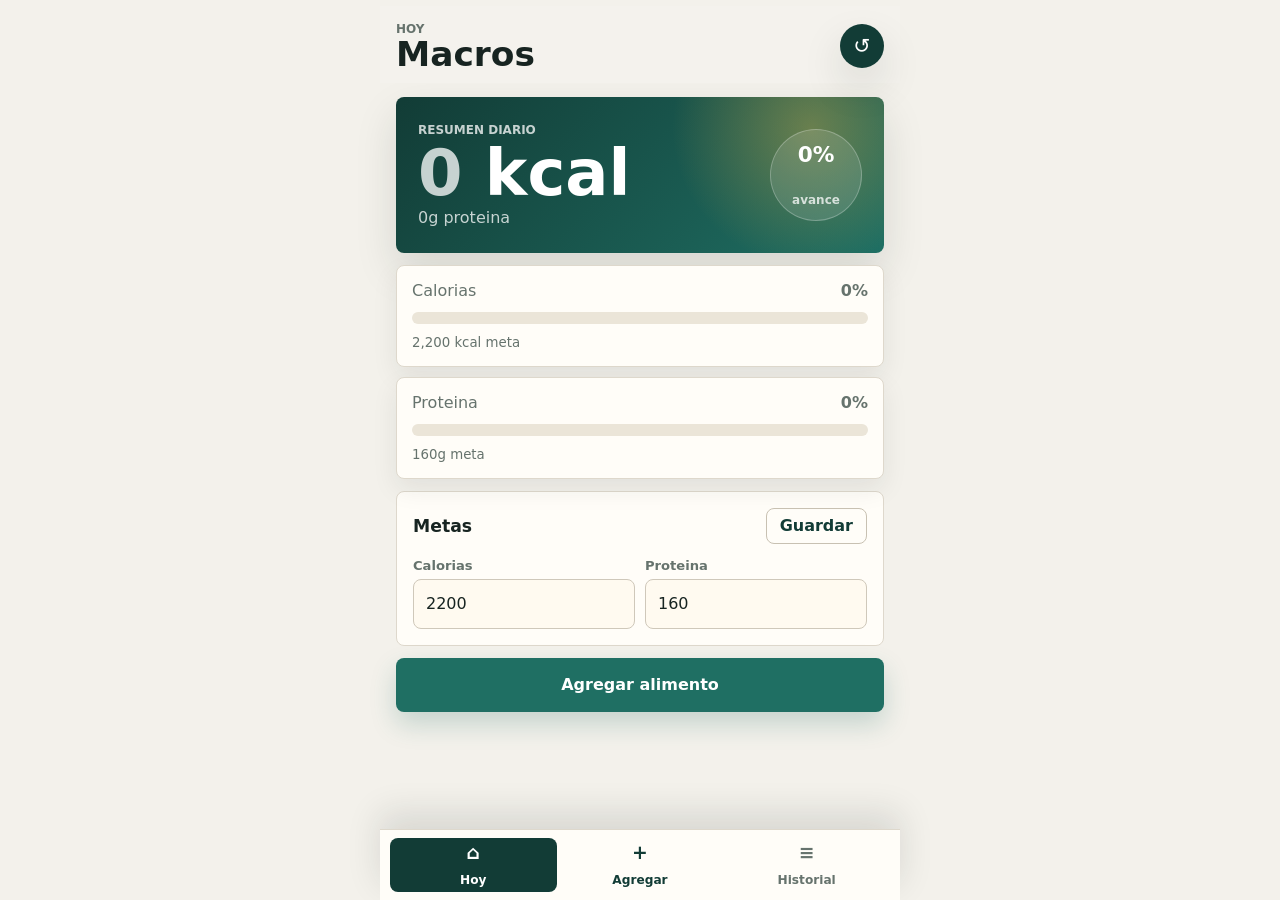
<file: docs/index.html>
<!doctype html>
<html lang="es">
  <head>
    <meta charset="utf-8" />
    <meta name="viewport" content="width=device-width, initial-scale=1, viewport-fit=cover" />
    <meta name="theme-color" content="#123c36" />
    <meta name="mobile-web-app-capable" content="yes" />
    <meta name="apple-mobile-web-app-capable" content="yes" />
    <meta name="apple-mobile-web-app-title" content="Macros" />
    <title>Calorias y Proteina</title>
    <link rel="manifest" href="./manifest.json" />
    <link rel="stylesheet" href="./styles.css" />
  </head>
  <body>
    <main class="mobile-app">
      <header class="app-header">
        <div>
          <p class="eyebrow">Hoy</p>
          <h1>Macros</h1>
        </div>
        <button class="icon-button" id="resetDay" type="button" aria-label="Limpiar dia" title="Limpiar dia">
          <span aria-hidden="true">↺</span>
        </button>
      </header>

      <section class="view is-active" id="viewToday" data-view="today" aria-labelledby="todayTitle">
        <div class="hero-summary">
          <div>
            <p class="eyebrow">Resumen diario</p>
            <h2 id="todayTitle"><span id="caloriesTotal">0</span> kcal</h2>
            <span><span id="proteinTotal">0</span>g proteina</span>
          </div>
          <div class="score-pill">
            <strong id="dailyScore">0%</strong>
            <span>avance</span>
          </div>
        </div>

        <div class="metric-stack" aria-label="Progreso diario">
          <article class="metric-card calories">
            <div class="metric-title">
              <span>Calorias</span>
              <strong><span id="caloriePercent">0%</span></strong>
            </div>
            <div class="progress-track"><span id="calorieBar"></span></div>
            <small><span id="caloriesGoalText">2200</span> kcal meta</small>
          </article>
          <article class="metric-card protein">
            <div class="metric-title">
              <span>Proteina</span>
              <strong><span id="proteinPercent">0%</span></strong>
            </div>
            <div class="progress-track"><span id="proteinBar"></span></div>
            <small><span id="proteinGoalText">160</span>g meta</small>
          </article>
        </div>

        <section class="panel" aria-labelledby="goalsTitle">
          <div class="section-title">
            <h2 id="goalsTitle">Metas</h2>
            <button class="ghost-button" id="saveGoals" type="button">Guardar</button>
          </div>
          <div class="goal-inputs">
            <label>
              <span>Calorias</span>
              <input id="caloriesGoal" type="number" inputmode="numeric" min="1" step="50" value="2200" />
            </label>
            <label>
              <span>Proteina</span>
              <input id="proteinGoal" type="number" inputmode="decimal" min="1" step="5" value="160" />
            </label>
          </div>
        </section>

        <button class="primary-button floating-add" type="button" data-go-view="add">Agregar alimento</button>
      </section>

      <section class="view" id="viewAdd" data-view="add" aria-labelledby="entryTitle">
        <section class="panel add-panel">
          <div class="section-title">
            <h2 id="entryTitle">Agregar alimento</h2>
          </div>
          <form id="foodForm" autocomplete="off">
            <div class="lookup-row">
              <label class="full">
                <span>Alimento</span>
                <input id="foodName" required maxlength="40" placeholder="Ej. pechuga de pollo" />
              </label>
              <button class="lookup-button" id="lookupFood" type="button">Buscar</button>
            </div>
            <p class="lookup-status" id="lookupStatus">Busca un alimento para calcular sus macros.</p>

            <label class="date-field">
              <span>Fecha</span>
              <select id="entryDate" required></select>
            </label>

            <div class="meal-tabs" role="radiogroup" aria-label="Comida">
              <label><input type="radio" name="meal" value="Desayuno" checked /><span>Desayuno</span></label>
              <label><input type="radio" name="meal" value="Comida" /><span>Comida</span></label>
              <label><input type="radio" name="meal" value="Cena" /><span>Cena</span></label>
              <label><input type="radio" name="meal" value="Snack" /><span>Snack</span></label>
            </div>

            <div class="form-grid">
              <label>
                <span>Gramos</span>
                <input id="grams" type="number" inputmode="decimal" min="1" step="1" value="100" required />
              </label>
              <label>
                <span>kcal/100g</span>
                <input id="caloriesPer100" type="number" inputmode="decimal" min="0" step="0.1" required />
              </label>
              <label>
                <span>Proteina/100g</span>
                <input id="proteinPer100" type="number" inputmode="decimal" min="0" step="0.1" required />
              </label>
            </div>

            <button class="primary-button" type="submit">Agregar</button>
          </form>
        </section>
      </section>

      <section class="view" id="viewLog" data-view="log" aria-labelledby="logTitle">
        <section class="panel entries-panel">
          <div class="section-title">
            <h2 id="logTitle">Historial</h2>
            <span id="entryCount">0 items</span>
          </div>
          <div class="day-history" id="dayHistory" aria-label="Dias guardados"></div>
          <div class="history-summary" id="historySummary">
            <strong>0 kcal</strong>
            <span>0g proteina</span>
          </div>
          <div id="emptyState" class="empty-state">
            <div class="plate-art" aria-hidden="true">
              <span></span>
            </div>
            <p>Agrega tu primer alimento para ver tus totales del dia.</p>
          </div>
          <div id="entriesList" class="entries-list"></div>
        </section>
      </section>
    </main>

    <nav class="bottom-nav" aria-label="Navegacion principal">
      <button class="nav-button is-active" type="button" data-go-view="today" aria-current="page">
        <span aria-hidden="true">⌂</span>
        Hoy
      </button>
      <button class="nav-button add-tab" type="button" data-go-view="add">
        <span aria-hidden="true">+</span>
        Agregar
      </button>
      <button class="nav-button" type="button" data-go-view="log">
        <span aria-hidden="true">≡</span>
        Historial
      </button>
    </nav>

    <template id="entryTemplate">
      <article class="entry-card">
        <div>
          <p class="entry-meal"></p>
          <h3 class="entry-name"></h3>
          <span class="entry-servings"></span>
        </div>
        <div class="entry-values">
          <strong class="entry-calories"></strong>
          <span class="entry-protein"></span>
          <button class="delete-button" type="button" aria-label="Eliminar alimento" title="Eliminar">×</button>
        </div>
      </article>
    </template>

    <script src="./app.js"></script>
  </body>
</html>
</file>
<file: docs/styles.css>
:root {
  color-scheme: light;
  --bg: #f3f1eb;
  --ink: #172421;
  --muted: #66736d;
  --panel: #fffdf8;
  --line: #ded8cc;
  --green: #1f6f63;
  --green-dark: #123c36;
  --coral: #df5d4d;
  --gold: #f4b942;
  --shadow: 0 18px 42px rgba(23, 36, 33, 0.13);
}

* {
  box-sizing: border-box;
}

html {
  min-height: 100%;
  background: var(--bg);
}

body {
  min-height: 100%;
  margin: 0;
  color: var(--ink);
  font-family: Inter, ui-sans-serif, system-ui, -apple-system, BlinkMacSystemFont, "Segoe UI", sans-serif;
  letter-spacing: 0;
  overscroll-behavior-y: contain;
}

button,
input,
select {
  font: inherit;
}

button {
  cursor: pointer;
}

.mobile-app {
  width: min(100%, 520px);
  min-height: 100vh;
  margin: 0 auto;
  padding: calc(16px + env(safe-area-inset-top)) 16px calc(92px + env(safe-area-inset-bottom));
}

.app-header {
  position: sticky;
  top: 0;
  z-index: 3;
  display: flex;
  align-items: center;
  justify-content: space-between;
  gap: 16px;
  margin: -16px -16px 14px;
  padding: calc(16px + env(safe-area-inset-top)) 16px 12px;
  background: color-mix(in srgb, var(--bg) 92%, white);
  backdrop-filter: blur(14px);
}

.eyebrow,
.metric-title span,
.section-title span,
label span,
.entry-meal,
.entry-servings,
.entry-protein,
.metric-card small,
.hero-summary span,
.score-pill span {
  color: var(--muted);
}

.eyebrow {
  margin: 0 0 2px;
  font-size: 0.75rem;
  font-weight: 800;
  text-transform: uppercase;
}

h1,
h2,
h3,
p {
  margin: 0;
}

h1 {
  font-size: 2.15rem;
  line-height: 0.95;
}

h2 {
  font-size: 1.08rem;
}

.icon-button,
.delete-button {
  display: grid;
  place-items: center;
  flex: 0 0 auto;
  border: 0;
  border-radius: 999px;
}

.icon-button {
  width: 44px;
  height: 44px;
  color: white;
  background: var(--green-dark);
  box-shadow: var(--shadow);
  font-size: 1.3rem;
}

.view {
  display: none;
}

.view.is-active {
  display: block;
}

.hero-summary {
  display: grid;
  grid-template-columns: minmax(0, 1fr) 92px;
  align-items: center;
  gap: 14px;
  min-height: 156px;
  padding: 22px;
  border-radius: 8px;
  color: white;
  background:
    radial-gradient(circle at 85% 20%, rgba(244, 185, 66, 0.36), transparent 32%),
    linear-gradient(135deg, #123c36, #1f6f63);
  box-shadow: var(--shadow);
}

.hero-summary .eyebrow,
.hero-summary span {
  color: rgba(255, 255, 255, 0.76);
}

.hero-summary h2 {
  margin: 6px 0 4px;
  font-size: clamp(2.3rem, 14vw, 4rem);
  line-height: 0.95;
}

.score-pill {
  display: grid;
  place-items: center;
  width: 92px;
  aspect-ratio: 1;
  border: 1px solid rgba(255, 255, 255, 0.25);
  border-radius: 999px;
  background: rgba(255, 255, 255, 0.12);
}

.score-pill strong {
  font-size: 1.35rem;
}

.score-pill span {
  font-size: 0.75rem;
  font-weight: 800;
}

.metric-stack {
  display: grid;
  gap: 10px;
  margin-top: 12px;
}

.metric-card,
.panel {
  background: var(--panel);
  border: 1px solid var(--line);
  border-radius: 8px;
}

.metric-card {
  padding: 15px;
  box-shadow: 0 10px 26px rgba(23, 36, 33, 0.08);
}

.metric-title,
.section-title {
  display: flex;
  align-items: center;
  justify-content: space-between;
  gap: 12px;
}

.metric-title strong {
  font-size: 1rem;
}

.progress-track {
  height: 12px;
  margin: 12px 0 8px;
  overflow: hidden;
  border-radius: 999px;
  background: #ebe5d8;
}

.progress-track span {
  display: block;
  width: 0%;
  height: 100%;
  border-radius: inherit;
  transition: width 180ms ease;
}

.calories .progress-track span {
  background: var(--coral);
}

.protein .progress-track span {
  background: var(--green);
}

.panel {
  margin-top: 12px;
  padding: 16px;
}

.section-title {
  margin-bottom: 14px;
}

.ghost-button {
  min-height: 36px;
  padding: 0 13px;
  border: 1px solid #c8c1b2;
  border-radius: 8px;
  color: var(--green-dark);
  background: transparent;
  font-weight: 800;
}

.goal-inputs,
.form-grid {
  display: grid;
  grid-template-columns: 1fr 1fr;
  gap: 10px;
}

label {
  display: grid;
  gap: 6px;
}

label.full {
  margin-bottom: 0;
}

label span {
  font-size: 0.82rem;
  font-weight: 800;
}

input,
select {
  width: 100%;
  min-height: 50px;
  padding: 0 12px;
  border: 1px solid #cfc8ba;
  border-radius: 8px;
  color: var(--ink);
  background: #fffaf0;
  outline: none;
}

input:focus,
select:focus {
  border-color: var(--green);
  box-shadow: 0 0 0 3px rgba(31, 111, 99, 0.14);
}

.lookup-row {
  display: grid;
  grid-template-columns: minmax(0, 1fr) 94px;
  gap: 10px;
  align-items: end;
  margin-bottom: 8px;
}

.lookup-button {
  min-height: 50px;
  border: 1px solid var(--green-dark);
  border-radius: 8px;
  color: white;
  background: var(--green-dark);
  font-weight: 850;
}

.lookup-status {
  min-height: 38px;
  margin: 0 0 12px;
  color: var(--muted);
  font-size: 0.86rem;
  line-height: 1.3;
}

.date-field {
  margin-bottom: 12px;
}

.meal-tabs {
  display: grid;
  grid-template-columns: repeat(4, minmax(0, 1fr));
  gap: 8px;
  margin-bottom: 12px;
}

.meal-tabs label {
  min-width: 0;
}

.meal-tabs input {
  position: absolute;
  width: 1px;
  min-height: 1px;
  opacity: 0;
  pointer-events: none;
}

.meal-tabs span {
  display: grid;
  place-items: center;
  min-height: 40px;
  padding: 0 6px;
  border: 1px solid #cfc8ba;
  border-radius: 8px;
  color: var(--ink);
  background: #fffaf0;
  font-size: clamp(0.68rem, 2.8vw, 0.82rem);
  font-weight: 850;
  text-align: center;
}

.meal-tabs input:checked + span {
  color: white;
  border-color: var(--green-dark);
  background: var(--green-dark);
}

.form-grid {
  grid-template-columns: 0.85fr 1fr 1fr;
}

.primary-button {
  width: 100%;
  min-height: 54px;
  margin-top: 14px;
  border: 0;
  border-radius: 8px;
  color: white;
  background: var(--green);
  font-weight: 850;
  box-shadow: 0 12px 26px rgba(31, 111, 99, 0.22);
}

.floating-add {
  margin-top: 12px;
}

.empty-state {
  display: grid;
  justify-items: center;
  gap: 10px;
  padding: 42px 8px;
  text-align: center;
}

.plate-art {
  display: grid;
  place-items: center;
  width: 86px;
  aspect-ratio: 1;
  border: 8px solid #e8dfce;
  border-radius: 999px;
  background:
    radial-gradient(circle at 40% 48%, var(--coral) 0 12px, transparent 13px),
    radial-gradient(circle at 62% 42%, var(--gold) 0 11px, transparent 12px),
    radial-gradient(circle at 55% 66%, var(--green) 0 10px, transparent 11px),
    #fffaf0;
}

.plate-art span {
  width: 34px;
  height: 34px;
  border: 4px solid rgba(23, 36, 33, 0.08);
  border-radius: inherit;
}

.entries-list {
  display: grid;
  gap: 10px;
}

.day-history {
  display: flex;
  gap: 8px;
  margin: -2px -2px 12px;
  padding: 2px 2px 4px;
  overflow-x: auto;
  scrollbar-width: none;
}

.day-history::-webkit-scrollbar {
  display: none;
}

.day-button {
  flex: 0 0 auto;
  min-height: 38px;
  padding: 0 12px;
  border: 1px solid #cfc8ba;
  border-radius: 8px;
  color: var(--ink);
  background: #fffaf0;
  font-size: 0.82rem;
  font-weight: 850;
}

.day-button.is-active {
  color: white;
  border-color: var(--green-dark);
  background: var(--green-dark);
}

.history-summary {
  display: flex;
  align-items: center;
  justify-content: space-between;
  gap: 12px;
  min-height: 48px;
  margin-bottom: 12px;
  padding: 0 12px;
  border-radius: 8px;
  background: #f4efe5;
}

.history-summary span {
  color: var(--muted);
  font-size: 0.9rem;
}

.entry-card {
  display: grid;
  grid-template-columns: minmax(0, 1fr) auto;
  gap: 12px;
  align-items: center;
  padding: 14px;
  border: 1px solid #e1dbcf;
  border-radius: 8px;
  background: #fffaf0;
}

.entry-name {
  margin: 3px 0 4px;
  overflow-wrap: anywhere;
  font-size: 1rem;
}

.entry-meal,
.entry-servings,
.entry-protein {
  font-size: 0.82rem;
}

.entry-values {
  display: grid;
  grid-template-columns: auto 34px;
  align-items: center;
  justify-items: end;
  column-gap: 8px;
}

.entry-calories {
  grid-column: 1;
  font-size: 1.05rem;
}

.entry-protein {
  grid-column: 1;
}

.delete-button {
  grid-row: 1 / span 2;
  grid-column: 2;
  width: 34px;
  height: 34px;
  color: #7d2f27;
  background: #f7ded9;
  font-size: 1.35rem;
  line-height: 1;
}

.bottom-nav {
  position: fixed;
  right: 0;
  bottom: 0;
  left: 0;
  z-index: 4;
  display: grid;
  grid-template-columns: repeat(3, 1fr);
  width: min(100%, 520px);
  margin: 0 auto;
  padding: 8px 10px calc(8px + env(safe-area-inset-bottom));
  border-top: 1px solid var(--line);
  background: rgba(255, 253, 248, 0.96);
  backdrop-filter: blur(14px);
  box-shadow: 0 -16px 34px rgba(23, 36, 33, 0.12);
}

.nav-button {
  display: grid;
  place-items: center;
  gap: 3px;
  min-height: 54px;
  border: 0;
  border-radius: 8px;
  color: var(--muted);
  background: transparent;
  font-size: 0.76rem;
  font-weight: 850;
}

.nav-button span {
  font-size: 1.18rem;
  line-height: 1;
}

.nav-button.is-active {
  color: white;
  background: var(--green-dark);
}

.add-tab {
  color: var(--green-dark);
}

@media (max-width: 370px) {
  .mobile-app {
    padding-inline: 12px;
  }

  .app-header {
    margin-inline: -12px;
    padding-inline: 12px;
  }

  .hero-summary {
    grid-template-columns: minmax(0, 1fr) 78px;
    padding: 18px;
  }

  .score-pill {
    width: 78px;
  }

  .form-grid {
    grid-template-columns: 1fr;
  }

  .lookup-row {
    grid-template-columns: 1fr;
  }
}

@media (min-width: 640px) {
  .mobile-app {
    padding-top: 22px;
  }
}
</file>
